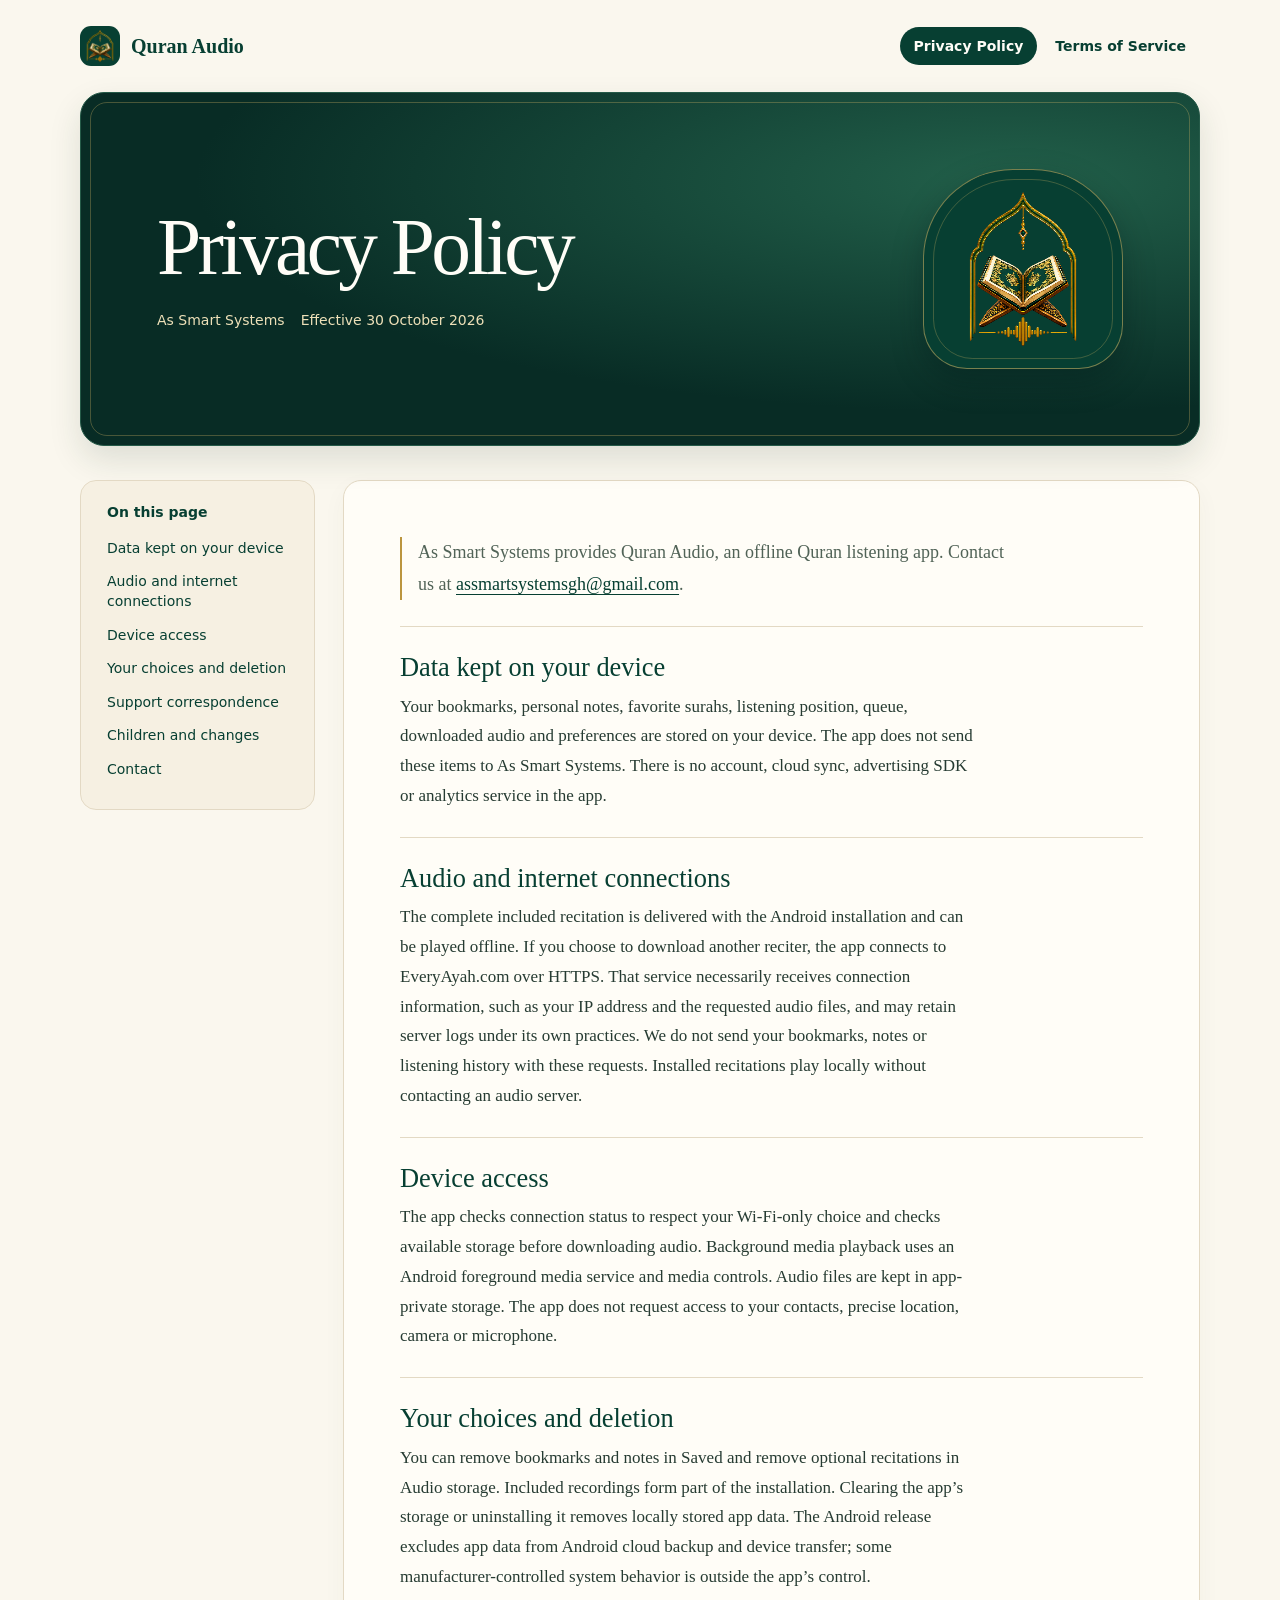
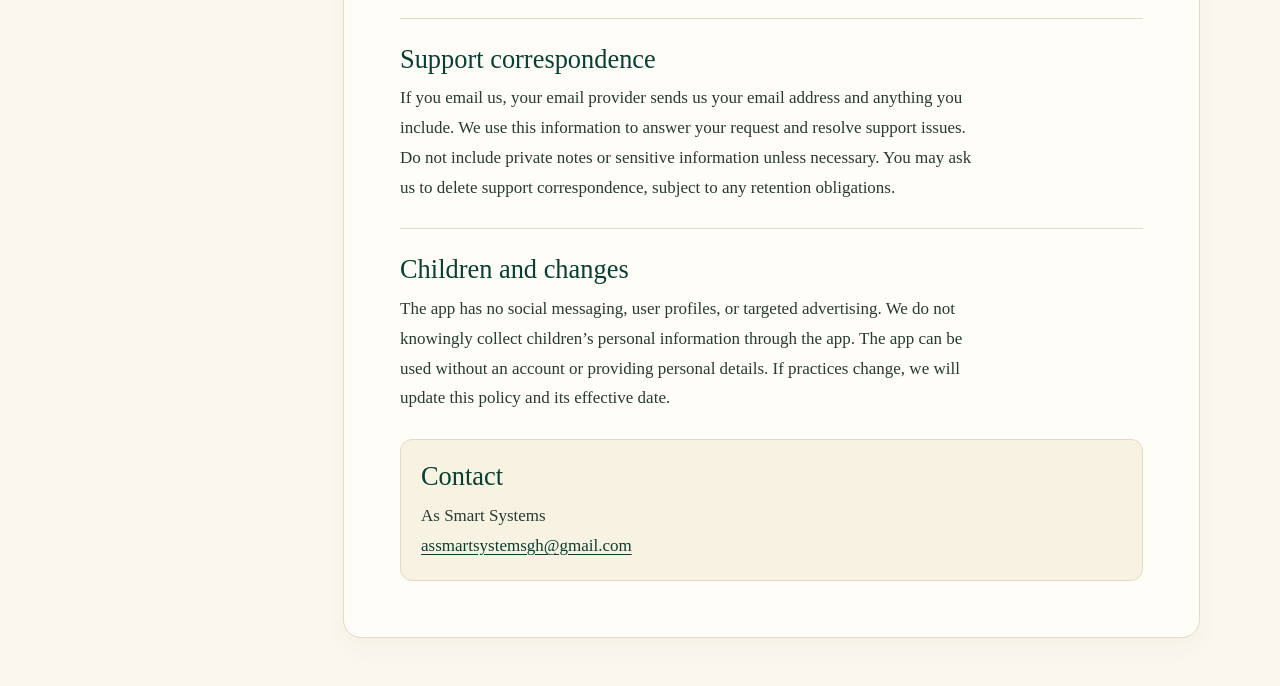
<file: index.html>
<!doctype html>
<html lang="en">
<head>
  <meta charset="utf-8">
  <meta name="viewport" content="width=device-width, initial-scale=1">
  <meta name="theme-color" content="#073f32">
  <meta name="description" content="Learn how Quran Audio handles saved items, audio downloads, and support correspondence.">
  <title>Quran Audio — Privacy Policy</title>
  <link rel="icon" href="policy-icon.png" type="image/png">
  <link rel="stylesheet" href="policy.css">
</head>
<body>
  <a class="skip-link" href="#policy-content">Skip to policy</a>
  <header class="site-header shell">
    <div class="brand"><img src="policy-icon.png" alt="" width="40" height="40">Quran Audio</div>
    <nav class="policy-nav" aria-label="Quran Audio policies">
      <a href="https://skeetergh.github.io/quran-audio-privacy/" aria-current="page">Privacy Policy</a>
      <a href="https://skeetergh.github.io/quran-audio-privacy/terms-of-service.html">Terms of Service</a>
    </nav>
  </header>

  <main class="shell" id="policy-content" tabindex="-1">
    <div class="hero">
      <div>
        <h1>Privacy Policy</h1>
        <p class="meta">
          <span>As Smart Systems</span>
          <span>Effective <time datetime="2026-10-30">30 October 2026</time></span>
        </p>
      </div>
      <div class="emblem" aria-hidden="true">
        <img src="policy-icon.png" alt="" width="192" height="192">
      </div>
    </div>

    <div class="policy-layout">
      <nav class="contents" aria-labelledby="contents-title">
        <h2 id="contents-title">On this page</h2>
        <ul>
          <li><a href="#device-data">Data kept on your device</a></li>
          <li><a href="#audio-connections">Audio and internet connections</a></li>
          <li><a href="#device-access">Device access</a></li>
          <li><a href="#choices-and-deletion">Your choices and deletion</a></li>
          <li><a href="#support-correspondence">Support correspondence</a></li>
          <li><a href="#children-and-changes">Children and changes</a></li>
          <li><a href="#contact">Contact</a></li>
        </ul>
      </nav>

      <article class="policy" aria-label="Privacy Policy">
        <p class="intro">As Smart Systems provides Quran Audio, an offline Quran listening app. Contact us at <a href="mailto:assmartsystemsgh@gmail.com">assmartsystemsgh@gmail.com</a>.</p>

        <section id="device-data">
          <h2>Data kept on your device</h2>
          <p>Your bookmarks, personal notes, favorite surahs, listening position, queue, downloaded audio and preferences are stored on your device. The app does not send these items to As Smart Systems. There is no account, cloud sync, advertising SDK or analytics service in the app.</p>
        </section>

        <section id="audio-connections">
          <h2>Audio and internet connections</h2>
          <p>The complete included recitation is delivered with the Android installation and can be played offline. If you choose to download another reciter, the app connects to EveryAyah.com over HTTPS. That service necessarily receives connection information, such as your IP address and the requested audio files, and may retain server logs under its own practices. We do not send your bookmarks, notes or listening history with these requests. Installed recitations play locally without contacting an audio server.</p>
        </section>

        <section id="device-access">
          <h2>Device access</h2>
          <p>The app checks connection status to respect your Wi-Fi-only choice and checks available storage before downloading audio. Background media playback uses an Android foreground media service and media controls. Audio files are kept in app-private storage. The app does not request access to your contacts, precise location, camera or microphone.</p>
        </section>

        <section id="choices-and-deletion">
          <h2>Your choices and deletion</h2>
          <p>You can remove bookmarks and notes in Saved and remove optional recitations in Audio storage. Included recordings form part of the installation. Clearing the app’s storage or uninstalling it removes locally stored app data. The Android release excludes app data from Android cloud backup and device transfer; some manufacturer-controlled system behavior is outside the app’s control.</p>
        </section>

        <section id="support-correspondence">
          <h2>Support correspondence</h2>
          <p>If you email us, your email provider sends us your email address and anything you include. We use this information to answer your request and resolve support issues. Do not include private notes or sensitive information unless necessary. You may ask us to delete support correspondence, subject to any retention obligations.</p>
        </section>

        <section id="children-and-changes">
          <h2>Children and changes</h2>
          <p>The app has no social messaging, user profiles, or targeted advertising. We do not knowingly collect children’s personal information through the app. The app can be used without an account or providing personal details. If practices change, we will update this policy and its effective date.</p>
        </section>

        <section id="contact" class="contact">
          <h2>Contact</h2>
          <p>As Smart Systems<br><a href="mailto:assmartsystemsgh@gmail.com">assmartsystemsgh@gmail.com</a></p>
        </section>
      </article>
    </div>
  </main>
</body>
</html>
</file>
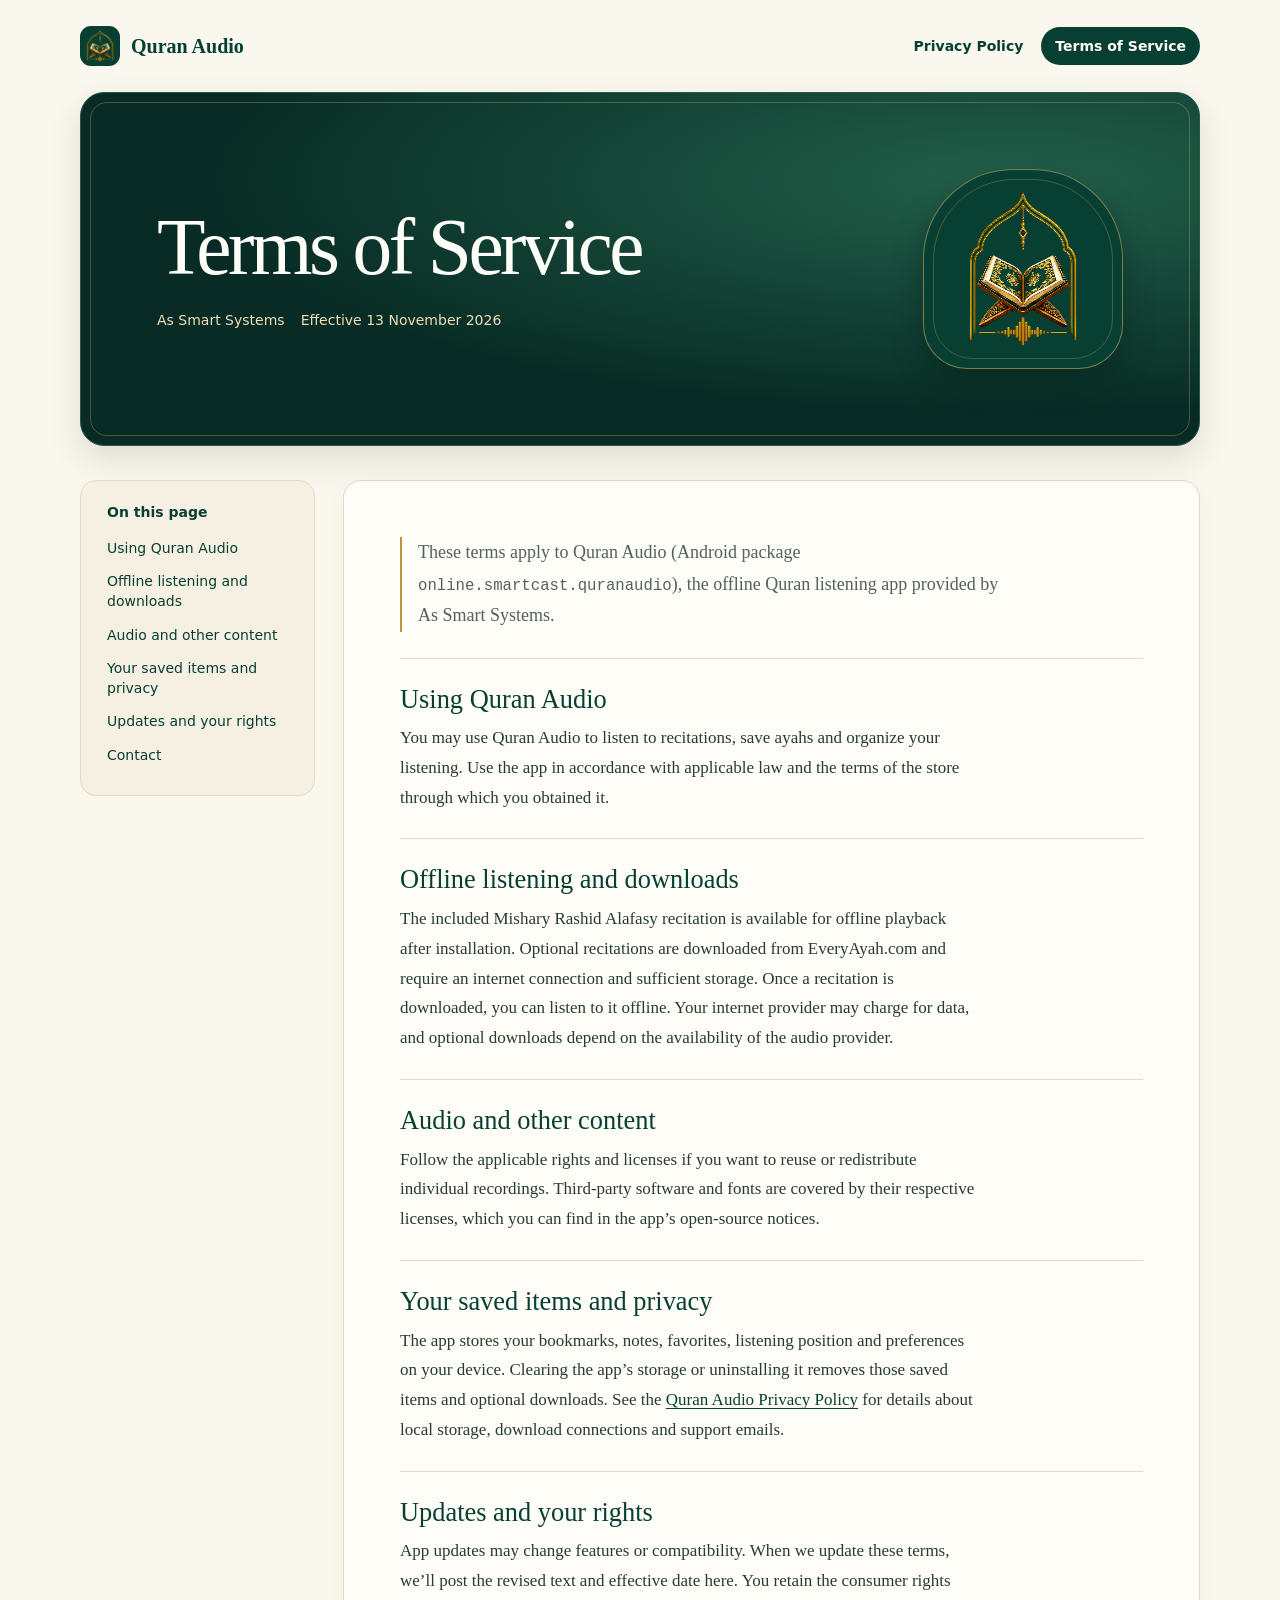
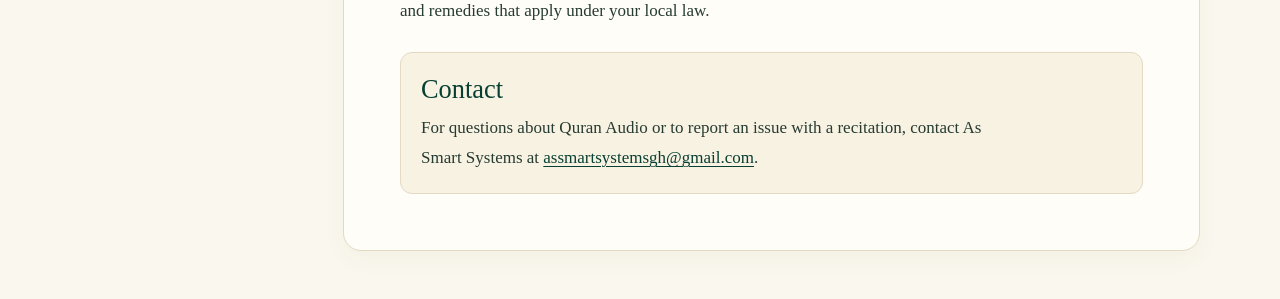
<file: terms-of-service.html>
<!doctype html>
<html lang="en">
<head>
  <meta charset="utf-8">
  <meta name="viewport" content="width=device-width, initial-scale=1">
  <meta name="theme-color" content="#073f32">
  <meta name="description" content="Terms of Service for Quran Audio, the offline Quran listening app from As Smart Systems.">
  <title>Quran Audio — Terms of Service</title>
  <link rel="icon" href="policy-icon.png" type="image/png">
  <link rel="stylesheet" href="policy.css">
</head>
<body>
  <a class="skip-link" href="#policy-content">Skip to policy</a>
  <header class="site-header shell">
    <div class="brand"><img src="policy-icon.png" alt="" width="40" height="40">Quran Audio</div>
    <nav class="policy-nav" aria-label="Quran Audio policies">
      <a href="https://skeetergh.github.io/quran-audio-privacy/">Privacy Policy</a>
      <a href="https://skeetergh.github.io/quran-audio-privacy/terms-of-service.html" aria-current="page">Terms of Service</a>
    </nav>
  </header>

  <main class="shell" id="policy-content" tabindex="-1">
    <div class="hero">
      <div>
        <h1>Terms of Service</h1>
        <p class="meta">
          <span>As Smart Systems</span>
          <span>Effective <time datetime="2026-11-13">13 November 2026</time></span>
        </p>
      </div>
      <div class="emblem" aria-hidden="true">
        <img src="policy-icon.png" alt="" width="192" height="192">
      </div>
    </div>

    <div class="policy-layout">
      <nav class="contents" aria-labelledby="contents-title">
        <h2 id="contents-title">On this page</h2>
        <ul>
          <li><a href="#using-quran-audio">Using Quran Audio</a></li>
          <li><a href="#offline-listening">Offline listening and downloads</a></li>
          <li><a href="#audio-and-content">Audio and other content</a></li>
          <li><a href="#saved-items-and-privacy">Your saved items and privacy</a></li>
          <li><a href="#updates-and-rights">Updates and your rights</a></li>
          <li><a href="#contact">Contact</a></li>
        </ul>
      </nav>

      <article class="policy" aria-label="Terms of Service">
        <p class="intro">These terms apply to Quran Audio (Android package <code>online.smartcast.quranaudio</code>), the offline Quran listening app provided by As Smart Systems.</p>

        <section id="using-quran-audio">
          <h2>Using Quran Audio</h2>
          <p>You may use Quran Audio to listen to recitations, save ayahs and organize your listening. Use the app in accordance with applicable law and the terms of the store through which you obtained it.</p>
        </section>

        <section id="offline-listening">
          <h2>Offline listening and downloads</h2>
          <p>The included Mishary Rashid Alafasy recitation is available for offline playback after installation. Optional recitations are downloaded from EveryAyah.com and require an internet connection and sufficient storage. Once a recitation is downloaded, you can listen to it offline. Your internet provider may charge for data, and optional downloads depend on the availability of the audio provider.</p>
        </section>

        <section id="audio-and-content">
          <h2>Audio and other content</h2>
          <p>Follow the applicable rights and licenses if you want to reuse or redistribute individual recordings. Third-party software and fonts are covered by their respective licenses, which you can find in the app’s open-source notices.</p>
        </section>

        <section id="saved-items-and-privacy">
          <h2>Your saved items and privacy</h2>
          <p>The app stores your bookmarks, notes, favorites, listening position and preferences on your device. Clearing the app’s storage or uninstalling it removes those saved items and optional downloads. See the <a href="https://skeetergh.github.io/quran-audio-privacy/">Quran Audio Privacy Policy</a> for details about local storage, download connections and support emails.</p>
        </section>

        <section id="updates-and-rights">
          <h2>Updates and your rights</h2>
          <p>App updates may change features or compatibility. When we update these terms, we’ll post the revised text and effective date here. You retain the consumer rights and remedies that apply under your local law.</p>
        </section>

        <section id="contact" class="contact">
          <h2>Contact</h2>
          <p>For questions about Quran Audio or to report an issue with a recitation, contact As Smart Systems at <a href="mailto:assmartsystemsgh@gmail.com">assmartsystemsgh@gmail.com</a>.</p>
        </section>
      </article>
    </div>
  </main>
</body>
</html>
</file>
<file: policy.css>
:root {
  color-scheme: light;
  --ivory: #faf7ee;
  --paper: #fffdf7;
  --green: #073f32;
  --deep-green: #082c25;
  --gold: #d6b666;
  --ink: #263b32;
  --muted: #516357;
  --line: #e3d9c4;
  --sans: system-ui, -apple-system, BlinkMacSystemFont, "Segoe UI", sans-serif;
  --serif: Georgia, "Times New Roman", serif;
}

*, *::before, *::after { box-sizing: border-box; }
html { scroll-padding-top: 24px; }
body {
  margin: 0;
  background: var(--ivory);
  color: var(--ink);
  font: 1.0625rem/1.75 var(--serif);
}
a { color: var(--green); text-underline-offset: 0.2em; }
a:focus-visible, main:focus-visible {
  outline: 2px solid #876318;
  outline-offset: 4px;
}
img { display: block; max-width: 100%; }
code { overflow-wrap: anywhere; font-size: 0.87em; }
.shell { width: min(1120px, calc(100% - 64px)); margin-inline: auto; }
.skip-link {
  position: absolute;
  z-index: 2;
  top: 12px;
  left: 12px;
  padding: 8px 14px;
  background: var(--paper);
  transform: translateY(-150%);
}
.skip-link:focus { transform: translateY(0); }

.site-header {
  display: flex;
  align-items: center;
  justify-content: space-between;
  gap: 16px;
  padding-block: 26px;
}
.brand {
  display: flex;
  align-items: center;
  gap: 11px;
  color: var(--green);
  font-size: 1.25rem;
  font-weight: 700;
  line-height: 1.2;
}
.brand img { width: 40px; height: 40px; border-radius: 11px; }
.policy-nav {
  display: flex;
  flex-wrap: wrap;
  gap: 4px;
  font: 600 0.875rem/1.3 var(--sans);
}
.policy-nav a {
  display: block;
  padding: 10px 14px;
  border-radius: 999px;
  text-decoration: none;
}
.policy-nav a:hover { background: #eee8d9; }
.policy-nav a[aria-current="page"] { background: var(--green); color: var(--paper); }

.hero {
  position: relative;
  isolation: isolate;
  display: grid;
  grid-template-columns: minmax(0, 1fr) clamp(136px, 24vw, 270px);
  align-items: center;
  min-height: 304px;
  gap: clamp(16px, 4vw, 48px);
  padding: clamp(30px, 6vw, 76px);
  border: 1px solid #255a48;
  border-radius: 24px;
  background: radial-gradient(ellipse at 83% 25%, #22604a, transparent 62%), var(--deep-green);
  color: var(--paper);
  box-shadow: 0 14px 32px #173b2920;
}
.hero::before {
  content: "";
  position: absolute;
  inset: 9px;
  z-index: -1;
  border: 1px solid #d6b66650;
  border-radius: 17px;
  pointer-events: none;
}
h1, h2, p { margin: 0; }
.hero h1 {
  font-size: clamp(2.55rem, 6.2vw, 5.25rem);
  line-height: 1.02;
  font-weight: 400;
  letter-spacing: -0.045em;
}
.meta {
  display: flex;
  flex-wrap: wrap;
  gap: 5px 16px;
  margin-top: 22px;
  font: 500 0.875rem/1.5 var(--sans);
  color: #ede0b8;
}
.meta time { color: inherit; }
.emblem {
  position: relative;
  display: grid;
  place-items: center;
  justify-self: end;
  width: min(100%, 200px);
  aspect-ratio: 1;
  border: 1px solid #d6b6668c;
  border-radius: 45% 45% 22% 22%;
  background: #073f32;
  box-shadow: 0 12px 30px #021b1b59;
}
.emblem::after {
  content: "";
  position: absolute;
  inset: 9px;
  border: 1px solid #d6b66647;
  border-radius: inherit;
}
.emblem img { width: 82%; border-radius: 34%; }

.policy-layout {
  display: grid;
  grid-template-columns: minmax(190px, 235px) minmax(0, 1fr);
  align-items: start;
  gap: 28px;
  margin-block: 34px 48px;
}
.contents {
  position: sticky;
  top: 24px;
  padding: 22px 18px;
  border: 1px solid var(--line);
  border-radius: 16px;
  background: #f6f0e2;
}
.contents h2 {
  margin: 0 8px 10px;
  color: var(--green);
  font: 700 0.875rem/1.35 var(--sans);
}
.contents ul { margin: 0; padding: 0; list-style: none; }
.contents a {
  display: block;
  padding: 7px 8px;
  border-radius: 7px;
  font: 500 0.875rem/1.4 var(--sans);
  text-decoration: none;
}
.contents a:hover, .contents a:focus-visible { background: #ebe2ce; }

.policy {
  min-width: 0;
  padding: clamp(22px, 4.5vw, 56px);
  border: 1px solid var(--line);
  border-radius: 18px;
  background: var(--paper);
  box-shadow: 0 8px 24px #5343240a;
}
.policy p { max-width: 68ch; }
.intro {
  padding-inline-start: 16px;
  border-inline-start: 2px solid #bb953f;
  color: var(--muted);
  font-size: 1.125rem;
}
.policy section {
  margin-top: 26px;
  padding-top: 24px;
  border-top: 1px solid var(--line);
}
.policy section h2 {
  margin-bottom: 8px;
  color: var(--green);
  font-size: clamp(1.3rem, 2.8vw, 1.65rem);
  line-height: 1.24;
  font-weight: 400;
}
.policy section :any-link { overflow-wrap: anywhere; }
.policy section:target h2 { text-decoration: underline #bb953f 2px; text-underline-offset: 0.18em; }
.policy .contact {
  padding: 20px;
  border: 1px solid var(--line);
  border-radius: 12px;
  background: #f8f2e2;
}

@media (max-width: 780px) {
  .shell { width: calc(100% - 36px); }
  .policy-layout { grid-template-columns: 1fr; gap: 16px; margin-top: 18px; }
  .contents { position: static; padding: 15px 13px; }
  .contents ul { display: grid; grid-template-columns: repeat(2, minmax(0, 1fr)); }
  .hero { min-height: 238px; }
}

@media (max-width: 510px) {
  .site-header { align-items: flex-start; flex-direction: column; gap: 12px; padding-block: 16px; }
  .policy-nav a { padding: 8px 10px; }
  .hero { grid-template-columns: minmax(0, 1fr); min-height: auto; gap: 16px; border-radius: 18px; padding: 26px; }
  .hero::before { inset: 6px; border-radius: 13px; }
  .hero h1 { font-size: clamp(2rem, 10vw, 3.2rem); }
  .meta { margin-top: 14px; }
  .emblem { grid-row: 1; justify-self: start; width: 60px; }
  .emblem::after { inset: 4px; }
}

@media print {
  body { background: white; color: black; }
  .shell { width: 100%; }
  .site-header, .contents, .emblem, .skip-link, .hero::before { display: none; }
  .hero, .policy, .policy .contact { display: block; padding: 0; border: 0; background: none; box-shadow: none; color: black; min-height: auto; }
  .hero h1 { font-size: 28pt; }
  .meta { color: black; }
  .policy-layout { display: block; margin-block: 18px; }
  .policy section h2 { break-after: avoid; }
}
</file>
